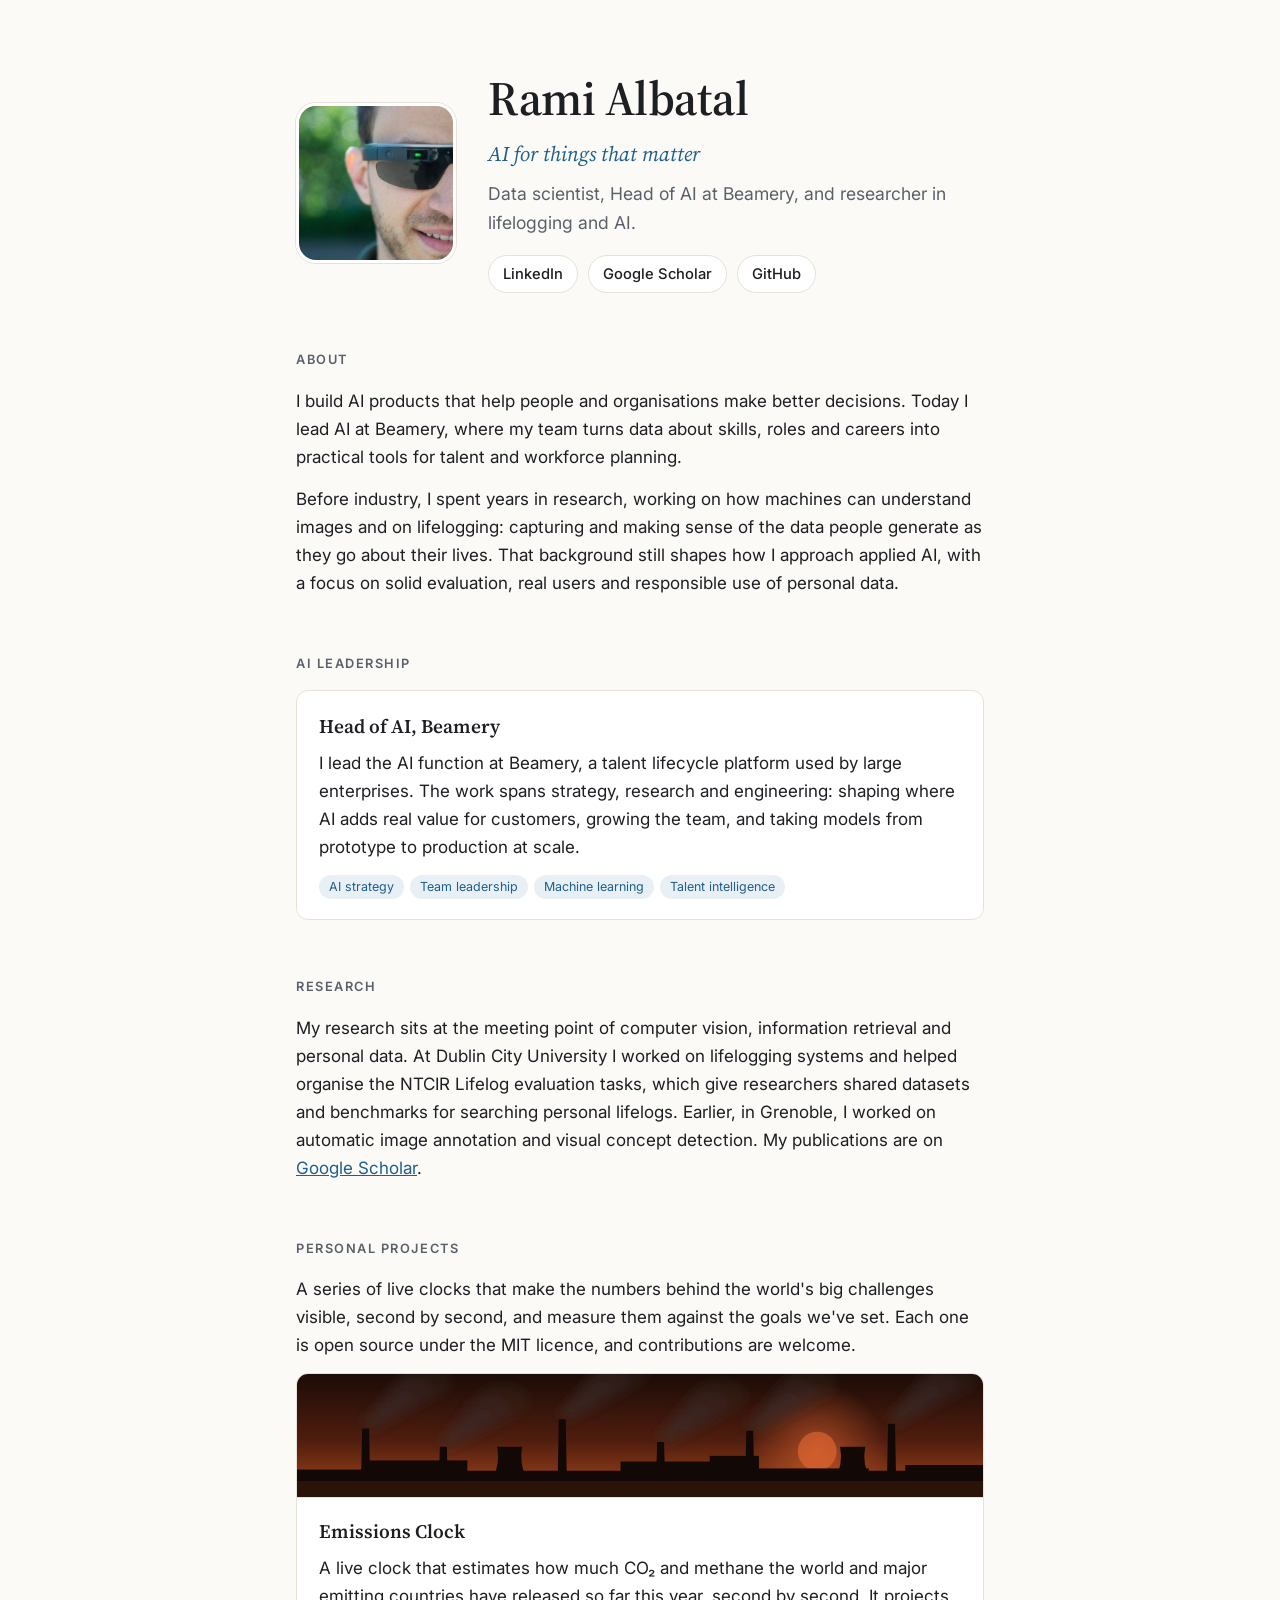
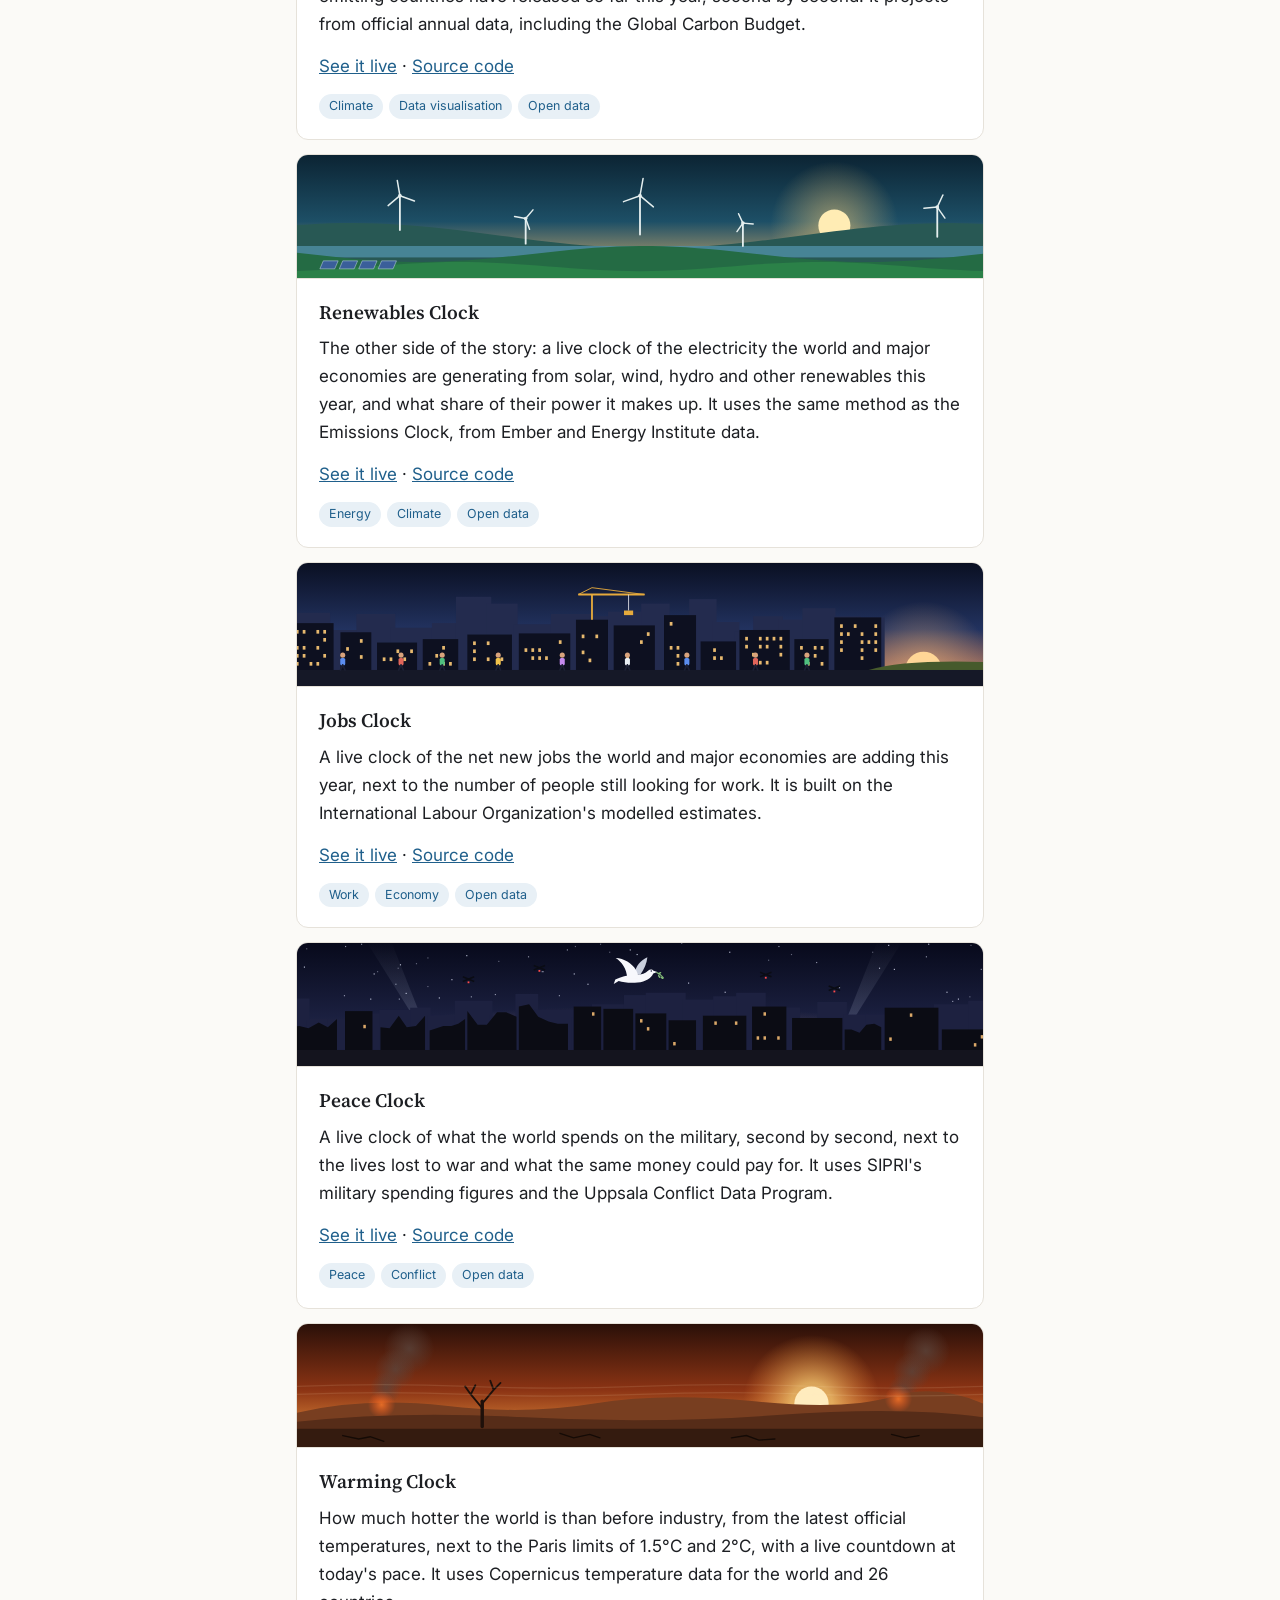
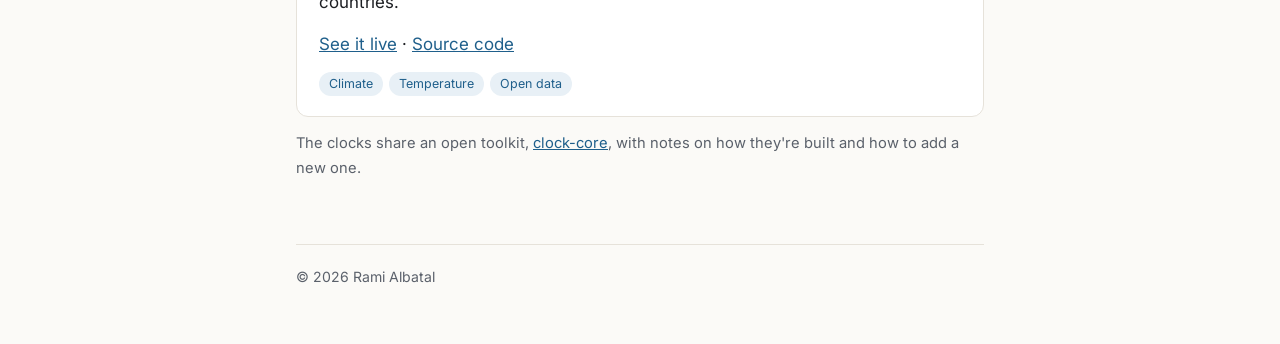
<file: index.html>
<!doctype html>
<html lang="en">
<head>
<meta charset="utf-8">
<meta name="viewport" content="width=device-width, initial-scale=1">
<title>Rami Albatal: AI for things that matter</title>
<meta property="og:type" content="profile">
<meta property="og:site_name" content="AI for things that matter">
<meta property="og:title" content="Rami Albatal">
<meta property="og:description" content="AI for things that matter. Data scientist, Head of AI at Beamery, and researcher in lifelogging and AI.">
<meta property="og:url" content="https://ramialbatal.github.io/">
<meta property="og:image" content="https://ramialbatal.github.io/images/rami.jpg">
<meta property="og:image:width" content="400">
<meta property="og:image:height" content="400">
<meta property="og:image:alt" content="Portrait of Rami Albatal">
<meta property="profile:first_name" content="Rami">
<meta property="profile:last_name" content="Albatal">
<meta name="twitter:card" content="summary">
<meta name="twitter:title" content="Rami Albatal">
<meta name="twitter:description" content="AI for things that matter. Data scientist, Head of AI at Beamery, and researcher in lifelogging and AI.">
<meta name="twitter:image" content="https://ramialbatal.github.io/images/rami.jpg">
<!-- The site's icon: Google shows it next to every page of ramialbatal.github.io in search results -->
<link rel="icon" href="/favicon.ico" sizes="48x48">
<link rel="icon" href="/favicon.svg" type="image/svg+xml">
<link rel="apple-touch-icon" href="/images/apple-touch-icon.png">
<link rel="alternate" type="text/plain" href="https://ramialbatal.github.io/llms.txt" title="Summary for AI tools">
<!-- The site's name for search results (Google shows it above every page of ramialbatal.github.io, clocks included);
     every clock's og:site_name must match it -->
<script type="application/ld+json">
{
  "@context": "https://schema.org",
  "@type": "WebSite",
  "@id": "https://ramialbatal.github.io/#website",
  "name": "AI for things that matter",
  "alternateName": ["Rami Albatal", "ramialbatal.github.io"],
  "url": "https://ramialbatal.github.io/",
  "publisher": { "@id": "https://ramialbatal.github.io/#person" }
}
</script>
<!-- Who this page is about, for search engines and AI tools: links Rami's profiles and projects together -->
<script type="application/ld+json">
{
  "@context": "https://schema.org",
  "@type": "ProfilePage",
  "url": "https://ramialbatal.github.io/",
  "name": "Rami Albatal",
  "inLanguage": "en",
  "mainEntity": {
    "@type": "Person",
    "@id": "https://ramialbatal.github.io/#person",
    "name": "Rami Albatal",
    "givenName": "Rami",
    "familyName": "Albatal",
    "url": "https://ramialbatal.github.io/",
    "image": "https://ramialbatal.github.io/images/rami.jpg",
    "slogan": "AI for things that matter",
    "description": "Data scientist, Head of AI at Beamery, and researcher in lifelogging and AI.",
    "jobTitle": "Head of AI",
    "worksFor": { "@type": "Organization", "name": "Beamery", "url": "https://beamery.com/" },
    "affiliation": { "@type": "CollegeOrUniversity", "name": "Dublin City University" },
    "knowsAbout": ["Artificial intelligence", "Machine learning", "Data science", "Lifelogging", "Computer vision",
      "Information retrieval", "Talent intelligence", "AI strategy", "Data visualisation"],
    "sameAs": [
      "https://www.linkedin.com/in/ramialbatal",
      "https://scholar.google.com/citations?user=tuG6AlQAAAAJ",
      "https://github.com/ramialbatal"
    ],
    "subjectOf": [
      { "@type": "WebApplication", "name": "Emissions Clock", "url": "https://ramialbatal.github.io/emissions-clock/" },
      { "@type": "WebApplication", "name": "Renewables Clock", "url": "https://ramialbatal.github.io/renewables-clock/" },
      { "@type": "WebApplication", "name": "Jobs Clock", "url": "https://ramialbatal.github.io/jobs-clock/" },
      { "@type": "WebApplication", "name": "Peace Clock", "url": "https://ramialbatal.github.io/peace-clock/" },
      { "@type": "WebApplication", "name": "Warming Clock", "url": "https://ramialbatal.github.io/warming-clock/" }
    ]
  }
}
</script>
<link rel="canonical" href="https://ramialbatal.github.io/">
<meta name="google-site-verification" content="3SuQ6XzVcD3pdgYeLcflAI5zGCyUTZUtEPxxrUPsIs4" />
<meta name="description" content="Rami Albatal. AI for things that matter. Data scientist, Head of AI at Beamery, and researcher in lifelogging and AI.">
<link rel="preconnect" href="https://fonts.googleapis.com">
<link rel="preconnect" href="https://fonts.gstatic.com" crossorigin>
<link href="https://fonts.googleapis.com/css2?family=Inter:wght@400;500;600&family=Source+Serif+4:opsz,wght@8..60,500;8..60,600&display=swap" rel="stylesheet">
<style>
  :root {
    --bg: #fbfaf7;
    --surface: #ffffff;
    --text: #1d1f23;
    --muted: #5b616b;
    --line: #e6e2da;
    --accent: #1f5f8b;
    --accent-soft: #e8f0f6;
  }
  @media (prefers-color-scheme: dark) {
    :root:not([data-theme="light"]) {
      --bg: #121416;
      --surface: #1a1d20;
      --text: #e8e6e1;
      --muted: #a2a7ae;
      --line: #2b2f34;
      --accent: #7fb6dc;
      --accent-soft: #1c2a35;
    }
  }
  :root[data-theme="dark"] {
    --bg: #121416;
    --surface: #1a1d20;
    --text: #e8e6e1;
    --muted: #a2a7ae;
    --line: #2b2f34;
    --accent: #7fb6dc;
    --accent-soft: #1c2a35;
  }
  * { box-sizing: border-box; }
  html { -webkit-text-size-adjust: 100%; }
  body {
    margin: 0;
    background: var(--bg);
    color: var(--text);
    font: 17px/1.65 Inter, system-ui, -apple-system, "Segoe UI", sans-serif;
  }
  .wrap { max-width: 720px; margin: 0 auto; padding: 72px 16px 56px; }
  header { display: flex; align-items: center; gap: 32px; }
  .intro { min-width: 0; }
  .photo {
    flex: none;
    display: block;
    width: 160px;
    height: 160px;
    border-radius: 20px;
    object-fit: cover;
    border: 3px solid var(--surface);
    box-shadow: 0 0 0 1px var(--line);
  }
  @media (max-width: 560px) {
    header { flex-direction: column; align-items: flex-start; gap: 20px; }
    .photo { width: 120px; height: 120px; }
  }
  header h1 {
    font-family: "Source Serif 4", Georgia, serif;
    font-weight: 600;
    font-size: clamp(2.2rem, 6vw, 3rem);
    line-height: 1.1;
    margin: 0 0 12px;
    letter-spacing: -0.01em;
  }
  .slogan {
    font-family: "Source Serif 4", Georgia, serif;
    font-style: italic;
    font-size: 1.3rem;
    color: var(--accent);
    margin: 0 0 8px;
  }
  .role { color: var(--muted); font-size: 1.1rem; margin: 0 0 18px; }
  .links { display: flex; flex-wrap: wrap; gap: 10px; padding: 0; margin: 0; list-style: none; }
  .links a {
    display: inline-block;
    padding: 6px 14px;
    border: 1px solid var(--line);
    border-radius: 999px;
    color: var(--text);
    text-decoration: none;
    font-size: 0.92rem;
    font-weight: 500;
    background: var(--surface);
  }
  .links a:hover, .links a:focus-visible { border-color: var(--accent); color: var(--accent); }
  section { margin-top: 56px; }
  h2 {
    font-size: 0.8rem;
    font-weight: 600;
    text-transform: uppercase;
    letter-spacing: 0.12em;
    color: var(--muted);
    margin: 0 0 16px;
  }
  p { margin: 0 0 14px; }
  a { color: var(--accent); }
  .card {
    background: var(--surface);
    border: 1px solid var(--line);
    border-radius: 12px;
    padding: 20px 22px;
    margin-bottom: 14px;
  }
  .card h3 a { color: inherit; text-decoration: none; }
  .card h3 a:hover { color: var(--accent); }
  .card h3 {
    font-family: "Source Serif 4", Georgia, serif;
    font-size: 1.2rem;
    font-weight: 600;
    margin: 0 0 6px;
  }
  .card p:last-child { margin-bottom: 0; }
  .tags { display: flex; flex-wrap: wrap; gap: 6px; margin-top: 10px; }
  .tags span {
    font-size: 0.78rem;
    padding: 2px 10px;
    border-radius: 999px;
    background: var(--accent-soft);
    color: var(--accent);
  }
  /* Project cards open with a small, still picture of each clock's own scene */
  .card.project { padding-top: 0; overflow: hidden; }
  .thumb { display: block; height: clamp(96px, 18vw, 124px); margin: 0 -22px 18px; overflow: hidden; border-bottom: 1px solid var(--line); }
  .thumb svg { display: block; width: 100%; height: 100%; transition: transform .6s ease; }
  .card.project:hover .thumb svg { transform: scale(1.03); }
  @media (prefers-reduced-motion: reduce) { .thumb svg { transition: none; } }
  .meta { color: var(--muted); font-size: 0.92rem; }
  footer { margin-top: 64px; padding-top: 20px; border-top: 1px solid var(--line); color: var(--muted); font-size: 0.88rem; }
</style>
</head>
<body>
<div class="wrap">
  <header>
    <img class="photo" src="images/rami.jpg" alt="Rami Albatal wearing Google Glass" width="160" height="160">
    <div class="intro">
    <h1>Rami Albatal</h1>
    <p class="slogan">AI for things that matter</p>
    <p class="role">Data scientist, Head of AI at Beamery, and researcher in lifelogging and AI.</p>
    <ul class="links">
      <li><a href="https://www.linkedin.com/in/ramialbatal">LinkedIn</a></li>
      <li><a href="https://scholar.google.com/citations?user=tuG6AlQAAAAJ">Google Scholar</a></li>
      <li><a href="https://github.com/ramialbatal">GitHub</a></li>
    </ul>
    </div>
  </header>
  <main>

  <section>
    <h2>About</h2>
    <p>I build AI products that help people and organisations make better decisions. Today I lead AI at Beamery, where my team turns data about skills, roles and careers into practical tools for talent and workforce planning.</p>
    <p>Before industry, I spent years in research, working on how machines can understand images and on lifelogging: capturing and making sense of the data people generate as they go about their lives. That background still shapes how I approach applied AI, with a focus on solid evaluation, real users and responsible use of personal data.</p>
  </section>

  <section>
    <h2>AI leadership</h2>
    <div class="card">
      <h3>Head of AI, Beamery</h3>
      <p>I lead the AI function at Beamery, a talent lifecycle platform used by large enterprises. The work spans strategy, research and engineering: shaping where AI adds real value for customers, growing the team, and taking models from prototype to production at scale.</p>
      <div class="tags"><span>AI strategy</span><span>Team leadership</span><span>Machine learning</span><span>Talent intelligence</span></div>
    </div>
  </section>

  <section>
    <h2>Research</h2>
    <p>My research sits at the meeting point of computer vision, information retrieval and personal data. At Dublin City University I worked on lifelogging systems and helped organise the NTCIR Lifelog evaluation tasks, which give researchers shared datasets and benchmarks for searching personal lifelogs. Earlier, in Grenoble, I worked on automatic image annotation and visual concept detection. My publications are on <a href="https://scholar.google.com/citations?user=tuG6AlQAAAAJ">Google Scholar</a>.</p>
  </section>

  <section>
    <h2>Personal projects</h2>
    <p>A series of live clocks that make the numbers behind the world's big challenges visible, second by second, and
      measure them against the goals we've set. Each one is open source under the MIT licence, and contributions are welcome.</p>
    <div class="card project">
      <a class="thumb" href="https://ramialbatal.github.io/emissions-clock/" tabindex="-1" aria-hidden="true"><svg viewBox="0 0 600 110" preserveAspectRatio="xMidYMax slice" role="img" aria-label="Factory chimneys releasing smoke under a hazy red sky"><defs><linearGradient id="em-sky" x1="0" y1="0" x2="0" y2="1"><stop offset="0" stop-color="#1a0b07"/><stop offset="0.55" stop-color="#4f1d0e"/><stop offset="1" stop-color="#a8481c"/></linearGradient><radialGradient id="em-glow"><stop offset="0" stop-color="#eb6a33" stop-opacity=".55"/><stop offset="1" stop-color="#eb6a33" stop-opacity="0"/></radialGradient><filter id="em-blur" x="-50%" y="-50%" width="200%" height="200%"><feGaussianBlur stdDeviation="5"/></filter></defs><rect width="600" height="110" fill="url(#em-sky)"/><circle cx="455" cy="70" r="60" fill="url(#em-glow)"/><circle cx="455" cy="70" r="17" fill="#e86a34" opacity=".6"/><g filter="url(#em-blur)"><ellipse cx="66" cy="44" rx="8" ry="6" fill="#3b2e2a" opacity="0.70"/><ellipse cx="78" cy="36" rx="12" ry="8" fill="#3b2e2a" opacity="0.59"/><ellipse cx="89" cy="27" rx="16" ry="10" fill="#3b2e2a" opacity="0.47"/><ellipse cx="100" cy="18" rx="20" ry="13" fill="#3b2e2a" opacity="0.36"/><ellipse cx="112" cy="10" rx="24" ry="15" fill="#3b2e2a" opacity="0.25"/><ellipse cx="134" cy="60" rx="8" ry="6" fill="#3b2e2a" opacity="0.70"/><ellipse cx="146" cy="52" rx="12" ry="8" fill="#3b2e2a" opacity="0.59"/><ellipse cx="157" cy="43" rx="16" ry="10" fill="#3b2e2a" opacity="0.47"/><ellipse cx="168" cy="34" rx="20" ry="13" fill="#3b2e2a" opacity="0.36"/><ellipse cx="180" cy="26" rx="24" ry="15" fill="#3b2e2a" opacity="0.25"/><ellipse cx="238" cy="36" rx="8" ry="6" fill="#3b2e2a" opacity="0.70"/><ellipse cx="250" cy="28" rx="12" ry="8" fill="#3b2e2a" opacity="0.59"/><ellipse cx="261" cy="19" rx="16" ry="10" fill="#3b2e2a" opacity="0.47"/><ellipse cx="272" cy="10" rx="20" ry="13" fill="#3b2e2a" opacity="0.36"/><ellipse cx="284" cy="2" rx="24" ry="15" fill="#3b2e2a" opacity="0.25"/><ellipse cx="324" cy="56" rx="8" ry="6" fill="#3b2e2a" opacity="0.70"/><ellipse cx="336" cy="48" rx="12" ry="8" fill="#3b2e2a" opacity="0.59"/><ellipse cx="347" cy="39" rx="16" ry="10" fill="#3b2e2a" opacity="0.47"/><ellipse cx="358" cy="30" rx="20" ry="13" fill="#3b2e2a" opacity="0.36"/><ellipse cx="370" cy="22" rx="24" ry="15" fill="#3b2e2a" opacity="0.25"/><ellipse cx="402" cy="46" rx="8" ry="6" fill="#3b2e2a" opacity="0.70"/><ellipse cx="414" cy="38" rx="12" ry="8" fill="#3b2e2a" opacity="0.59"/><ellipse cx="425" cy="29" rx="16" ry="10" fill="#3b2e2a" opacity="0.47"/><ellipse cx="436" cy="20" rx="20" ry="13" fill="#3b2e2a" opacity="0.36"/><ellipse cx="448" cy="12" rx="24" ry="15" fill="#3b2e2a" opacity="0.25"/><ellipse cx="526" cy="40" rx="8" ry="6" fill="#3b2e2a" opacity="0.70"/><ellipse cx="538" cy="32" rx="12" ry="8" fill="#3b2e2a" opacity="0.59"/><ellipse cx="549" cy="23" rx="16" ry="10" fill="#3b2e2a" opacity="0.47"/><ellipse cx="560" cy="14" rx="20" ry="13" fill="#3b2e2a" opacity="0.36"/><ellipse cx="572" cy="6" rx="24" ry="15" fill="#3b2e2a" opacity="0.25"/></g><g fill="#120806"><rect x="-10" y="86" width="77" height="11"/><rect x="63" y="78" width="86" height="19"/><rect x="145" y="87" width="42" height="10"/><rect x="183" y="87" width="104" height="10"/><rect x="283" y="79" width="82" height="18"/><rect x="361" y="74" width="43" height="23"/><rect x="400" y="85" width="100" height="12"/><rect x="496" y="87" width="40" height="10"/><rect x="532" y="82" width="91" height="15"/><path d="M56 96L57 50h6L64 96z"/><path d="M124 96L125 66h6L132 96z"/><path d="M228 96L229 42h6L236 96z"/><path d="M314 96L315 62h6L322 96z"/><path d="M392 96L393 52h6L400 96z"/><path d="M516 96L517 46h6L524 96z"/><path d="M170 96Q178 82 175 66h22Q194 82 202 96z"/><path d="M470 96Q478 82 475 66h22Q494 82 502 96z"/></g><rect y="96" width="600" height="14" fill="#2a140a"/></svg></a>
      <h3><a href="https://ramialbatal.github.io/emissions-clock/">Emissions Clock</a></h3>
      <p>A live clock that estimates how much CO&#8322; and methane the world and major emitting countries have released so far this year, second by second. It projects from official annual data, including the Global Carbon Budget.</p>
      <p class="links-row"><a href="https://ramialbatal.github.io/emissions-clock/">See it live</a> · <a href="https://github.com/ramialbatal/emissions-clock">Source code</a></p>
      <div class="tags"><span>Climate</span><span>Data visualisation</span><span>Open data</span></div>
    </div>
    <div class="card project">
      <a class="thumb" href="https://ramialbatal.github.io/renewables-clock/" tabindex="-1" aria-hidden="true"><svg viewBox="0 0 600 110" preserveAspectRatio="xMidYMax slice" role="img" aria-label="Wind turbines and solar panels on green hills under a warm sun"><defs><linearGradient id="re-sky" x1="0" y1="0" x2="0" y2="1"><stop offset="0" stop-color="#0b2231"/><stop offset="0.55" stop-color="#1d4f66"/><stop offset="1" stop-color="#e0b46c"/></linearGradient><radialGradient id="re-glow"><stop offset="0" stop-color="#ffd27a" stop-opacity=".55"/><stop offset="1" stop-color="#ffd27a" stop-opacity="0"/></radialGradient></defs><rect width="600" height="110" fill="url(#re-sky)"/><circle cx="470" cy="64" r="56" fill="url(#re-glow)"/><circle cx="470" cy="64" r="14" fill="#ffecb4"/><path d="M0 110 L0 63.7 L10 63.1 L20 62.6 L30 62.2 L40 62.0 L50 62.0 L60 62.1 L70 62.4 L80 62.8 L90 63.4 L100 64.1 L110 64.9 L120 65.9 L130 67.0 L140 68.1 L150 69.3 L160 70.6 L170 71.9 L180 73.2 L190 74.5 L200 75.8 L210 77.1 L220 78.3 L230 79.4 L240 80.4 L250 81.3 L260 82.1 L270 82.8 L280 83.3 L290 83.7 L300 83.9 L310 84.0 L320 83.9 L330 83.7 L340 83.3 L350 82.7 L360 82.0 L370 81.2 L380 80.3 L390 79.2 L400 78.1 L410 76.9 L420 75.6 L430 74.4 L440 73.0 L450 71.7 L460 70.4 L470 69.2 L480 68.0 L490 66.8 L500 65.8 L510 64.8 L520 64.0 L530 63.3 L540 62.8 L550 62.4 L560 62.1 L570 62.0 L580 62.1 L590 62.3 L600 62.7 L600 110z" fill="#285854"/><rect y="82" width="600" height="10" fill="#4f8fa6" opacity=".8"/><path d="M0 110 L0 88.0 L10 89.1 L20 90.2 L30 91.3 L40 92.3 L50 93.3 L60 94.1 L70 94.8 L80 95.4 L90 95.7 L100 96.0 L110 96.0 L120 95.8 L130 95.5 L140 95.0 L150 94.4 L160 93.6 L170 92.7 L180 91.7 L190 90.7 L200 89.6 L210 88.5 L220 87.4 L230 86.3 L240 85.3 L250 84.4 L260 83.6 L270 83.0 L280 82.5 L290 82.2 L300 82.0 L310 82.0 L320 82.2 L330 82.6 L340 83.2 L350 83.9 L360 84.7 L370 85.6 L380 86.6 L390 87.7 L400 88.8 L410 89.9 L420 91.0 L430 92.1 L440 93.0 L450 93.9 L460 94.6 L470 95.2 L480 95.7 L490 95.9 L500 96.0 L510 95.9 L520 95.6 L530 95.2 L540 94.6 L550 93.9 L560 93.0 L570 92.0 L580 91.0 L590 89.9 L600 88.8 L600 110z" fill="#246b44"/><path d="M0 110 L0 103.8 L10 103.5 L20 103.1 L30 102.5 L40 101.9 L50 101.1 L60 100.3 L70 99.5 L80 98.8 L90 98.0 L100 97.4 L110 96.8 L120 96.4 L130 96.1 L140 96.0 L150 96.0 L160 96.2 L170 96.6 L180 97.1 L190 97.7 L200 98.4 L210 99.1 L220 99.9 L230 100.7 L240 101.5 L250 102.2 L260 102.8 L270 103.3 L280 103.7 L290 103.9 L300 104.0 L310 103.9 L320 103.7 L330 103.3 L340 102.8 L350 102.1 L360 101.4 L370 100.7 L380 99.9 L390 99.1 L400 98.3 L410 97.6 L420 97.0 L430 96.6 L440 96.2 L450 96.0 L460 96.0 L470 96.1 L480 96.4 L490 96.8 L500 97.4 L510 98.1 L520 98.8 L530 99.6 L540 100.4 L550 101.2 L560 101.9 L570 102.6 L580 103.1 L590 103.6 L600 103.8 L600 110z" fill="#2b8148"/><g stroke="#e4eeee" stroke-linecap="round"><line x1="90" y1="68" x2="90" y2="38" stroke-width="1.6"/><line x1="90" y1="38" x2="102.7" y2="42.6" stroke-width="1.3"/><line x1="90" y1="38" x2="79.7" y2="46.7" stroke-width="1.3"/><line x1="90" y1="38" x2="87.7" y2="24.7" stroke-width="1.3"/><circle cx="90" cy="38" r="1.6" fill="#e4eeee" stroke="none"/><line x1="200" y1="80" x2="200" y2="58" stroke-width="1.6"/><line x1="200" y1="58" x2="203.4" y2="67.3" stroke-width="1.3"/><line x1="200" y1="58" x2="190.3" y2="56.3" stroke-width="1.3"/><line x1="200" y1="58" x2="206.4" y2="50.4" stroke-width="1.3"/><circle cx="200" cy="58" r="1.6" fill="#e4eeee" stroke="none"/><line x1="300" y1="72" x2="300" y2="38" stroke-width="1.6"/><line x1="300" y1="38" x2="311.7" y2="47.8" stroke-width="1.3"/><line x1="300" y1="38" x2="285.6" y2="43.2" stroke-width="1.3"/><line x1="300" y1="38" x2="302.7" y2="22.9" stroke-width="1.3"/><circle cx="300" cy="38" r="1.6" fill="#e4eeee" stroke="none"/><line x1="390" y1="82" x2="390" y2="62" stroke-width="1.6"/><line x1="390" y1="62" x2="399.0" y2="62.8" stroke-width="1.3"/><line x1="390" y1="62" x2="384.8" y2="69.4" stroke-width="1.3"/><line x1="390" y1="62" x2="386.2" y2="53.8" stroke-width="1.3"/><circle cx="390" cy="62" r="1.6" fill="#e4eeee" stroke="none"/><line x1="560" y1="74" x2="560" y2="48" stroke-width="1.6"/><line x1="560" y1="48" x2="566.7" y2="57.6" stroke-width="1.3"/><line x1="560" y1="48" x2="548.3" y2="49.0" stroke-width="1.3"/><line x1="560" y1="48" x2="564.9" y2="37.4" stroke-width="1.3"/><circle cx="560" cy="48" r="1.6" fill="#e4eeee" stroke="none"/></g><g fill="#3a5f9a" stroke="#cfe0ef" stroke-width=".6" stroke-opacity=".7"><path d="M20 102l3 -7h13l-3 7z"/><path d="M37 102l3 -7h13l-3 7z"/><path d="M54 102l3 -7h13l-3 7z"/><path d="M71 102l3 -7h13l-3 7z"/></g></svg></a>
      <h3><a href="https://ramialbatal.github.io/renewables-clock/">Renewables Clock</a></h3>
      <p>The other side of the story: a live clock of the electricity the world and major economies are generating from solar, wind, hydro and other renewables this year, and what share of their power it makes up. It uses the same method as the Emissions Clock, from Ember and Energy Institute data.</p>
      <p class="links-row"><a href="https://ramialbatal.github.io/renewables-clock/">See it live</a> · <a href="https://github.com/ramialbatal/renewables-clock">Source code</a></p>
      <div class="tags"><span>Energy</span><span>Climate</span><span>Open data</span></div>
    </div>
    <div class="card project">
      <a class="thumb" href="https://ramialbatal.github.io/jobs-clock/" tabindex="-1" aria-hidden="true"><svg viewBox="0 0 600 110" preserveAspectRatio="xMidYMax slice" role="img" aria-label="A town at sunrise with lit office windows, a crane and people walking to work"><defs><linearGradient id="jo-sky" x1="0" y1="0" x2="0" y2="1"><stop offset="0" stop-color="#090e20"/><stop offset="0.55" stop-color="#22325f"/><stop offset="1" stop-color="#d2845c"/></linearGradient><radialGradient id="jo-glow"><stop offset="0" stop-color="#ffbe7c" stop-opacity=".55"/><stop offset="1" stop-color="#ffbe7c" stop-opacity="0"/></radialGradient></defs><rect width="600" height="110" fill="url(#jo-sky)"/><circle cx="548" cy="96" r="60" fill="url(#jo-glow)"/><path d="M532 96a16 16 0 0 1 32 0z" fill="#ffd696"/><g fill="#232b4e"><rect x="-10" y="46" width="39" height="50"/><rect x="25" y="61" width="31" height="35"/><rect x="52" y="47" width="34" height="49"/><rect x="82" y="59" width="40" height="37"/><rect x="118" y="55" width="25" height="41"/><rect x="139" y="32" width="31" height="64"/><rect x="166" y="38" width="27" height="58"/><rect x="189" y="56" width="37" height="40"/><rect x="222" y="47" width="38" height="49"/><rect x="256" y="49" width="20" height="47"/><rect x="272" y="45" width="33" height="51"/><rect x="301" y="38" width="25" height="58"/><rect x="322" y="58" width="25" height="38"/><rect x="343" y="34" width="24" height="62"/><rect x="363" y="54" width="24" height="42"/><rect x="383" y="62" width="20" height="34"/><rect x="399" y="49" width="26" height="47"/><rect x="421" y="52" width="25" height="44"/><rect x="442" y="42" width="29" height="54"/><rect x="467" y="49" width="26" height="47"/><rect x="489" y="50" width="25" height="46"/></g><g fill="#0d1020"><rect x="-6" y="55" width="38" height="42"/><rect x="38" y="63" width="27" height="34"/><rect x="70" y="72" width="35" height="25"/><rect x="110" y="69" width="31" height="28"/><rect x="149" y="65" width="39" height="32"/><rect x="194" y="64" width="45" height="33"/><rect x="244" y="52" width="28" height="45"/><rect x="277" y="57" width="36" height="40"/><rect x="321" y="48" width="28" height="49"/><rect x="353" y="71" width="31" height="26"/><rect x="387" y="61" width="44" height="36"/><rect x="435" y="69" width="30" height="28"/><rect x="470" y="50" width="41" height="47"/></g><g fill="#ffcc78" opacity=".9"><rect x="-1" y="61" width="2.4" height="3.2"/><rect x="5" y="61" width="2.4" height="3.2"/><rect x="17" y="61" width="2.4" height="3.2"/><rect x="23" y="61" width="2.4" height="3.2"/><rect x="23" y="68" width="2.4" height="3.2"/><rect x="-1" y="75" width="2.4" height="3.2"/><rect x="5" y="75" width="2.4" height="3.2"/><rect x="17" y="75" width="2.4" height="3.2"/><rect x="-1" y="82" width="2.4" height="3.2"/><rect x="5" y="82" width="2.4" height="3.2"/><rect x="23" y="82" width="2.4" height="3.2"/><rect x="-1" y="89" width="2.4" height="3.2"/><rect x="11" y="89" width="2.4" height="3.2"/><rect x="17" y="89" width="2.4" height="3.2"/><rect x="55" y="69" width="2.4" height="3.2"/><rect x="43" y="76" width="2.4" height="3.2"/><rect x="55" y="83" width="2.4" height="3.2"/><rect x="87" y="78" width="2.4" height="3.2"/><rect x="99" y="78" width="2.4" height="3.2"/><rect x="75" y="85" width="2.4" height="3.2"/><rect x="81" y="85" width="2.4" height="3.2"/><rect x="93" y="85" width="2.4" height="3.2"/><rect x="127" y="75" width="2.4" height="3.2"/><rect x="121" y="82" width="2.4" height="3.2"/><rect x="115" y="89" width="2.4" height="3.2"/><rect x="127" y="89" width="2.4" height="3.2"/><rect x="133" y="89" width="2.4" height="3.2"/><rect x="154" y="71" width="2.4" height="3.2"/><rect x="166" y="71" width="2.4" height="3.2"/><rect x="154" y="78" width="2.4" height="3.2"/><rect x="154" y="85" width="2.4" height="3.2"/><rect x="166" y="85" width="2.4" height="3.2"/><rect x="178" y="85" width="2.4" height="3.2"/><rect x="229" y="70" width="2.4" height="3.2"/><rect x="199" y="77" width="2.4" height="3.2"/><rect x="205" y="77" width="2.4" height="3.2"/><rect x="211" y="77" width="2.4" height="3.2"/><rect x="205" y="84" width="2.4" height="3.2"/><rect x="211" y="84" width="2.4" height="3.2"/><rect x="217" y="84" width="2.4" height="3.2"/><rect x="249" y="65" width="2.4" height="3.2"/><rect x="261" y="65" width="2.4" height="3.2"/><rect x="249" y="79" width="2.4" height="3.2"/><rect x="255" y="86" width="2.4" height="3.2"/><rect x="306" y="63" width="2.4" height="3.2"/><rect x="300" y="70" width="2.4" height="3.2"/><rect x="288" y="84" width="2.4" height="3.2"/><rect x="326" y="54" width="2.4" height="3.2"/><rect x="326" y="75" width="2.4" height="3.2"/><rect x="332" y="75" width="2.4" height="3.2"/><rect x="332" y="82" width="2.4" height="3.2"/><rect x="332" y="89" width="2.4" height="3.2"/><rect x="364" y="77" width="2.4" height="3.2"/><rect x="364" y="84" width="2.4" height="3.2"/><rect x="370" y="84" width="2.4" height="3.2"/><rect x="392" y="67" width="2.4" height="3.2"/><rect x="404" y="67" width="2.4" height="3.2"/><rect x="410" y="67" width="2.4" height="3.2"/><rect x="416" y="67" width="2.4" height="3.2"/><rect x="422" y="67" width="2.4" height="3.2"/><rect x="392" y="74" width="2.4" height="3.2"/><rect x="404" y="74" width="2.4" height="3.2"/><rect x="410" y="74" width="2.4" height="3.2"/><rect x="422" y="74" width="2.4" height="3.2"/><rect x="398" y="81" width="2.4" height="3.2"/><rect x="422" y="81" width="2.4" height="3.2"/><rect x="404" y="88" width="2.4" height="3.2"/><rect x="410" y="88" width="2.4" height="3.2"/><rect x="440" y="75" width="2.4" height="3.2"/><rect x="452" y="75" width="2.4" height="3.2"/><rect x="458" y="75" width="2.4" height="3.2"/><rect x="452" y="82" width="2.4" height="3.2"/><rect x="446" y="89" width="2.4" height="3.2"/><rect x="458" y="89" width="2.4" height="3.2"/><rect x="475" y="56" width="2.4" height="3.2"/><rect x="487" y="56" width="2.4" height="3.2"/><rect x="505" y="56" width="2.4" height="3.2"/><rect x="475" y="63" width="2.4" height="3.2"/><rect x="481" y="63" width="2.4" height="3.2"/><rect x="493" y="63" width="2.4" height="3.2"/><rect x="505" y="63" width="2.4" height="3.2"/><rect x="475" y="70" width="2.4" height="3.2"/><rect x="493" y="70" width="2.4" height="3.2"/><rect x="499" y="70" width="2.4" height="3.2"/><rect x="505" y="70" width="2.4" height="3.2"/><rect x="475" y="77" width="2.4" height="3.2"/><rect x="493" y="77" width="2.4" height="3.2"/><rect x="505" y="77" width="2.4" height="3.2"/><rect x="493" y="84" width="2.4" height="3.2"/></g><g stroke="#e6aa3c" stroke-width="1.6" fill="none"><path d="M258 52V30M246 30H304"/><path d="M258 24L304 30M258 24L246 30" stroke-width=".8"/><path d="M290 30v14" stroke="#d8d8e0" stroke-width=".8"/></g><rect x="286" y="44" width="8" height="4" fill="#e6aa3c"/><path d="M500 96Q530 87 600 89V96z" fill="#465a2c"/><rect y="96" width="600" height="14" fill="#151827"/><g><circle cx="40" cy="83" r="2.2" fill="#d9a37c"/><rect x="37.8" y="85.5" width="4.4" height="6.5" rx="1.4" fill="#5b8def"/><path d="M40 91.5l-2 4.5M40 91.5l2 4.5" stroke="#1b1f33" stroke-width="1.4" stroke-linecap="round"/></g><g><circle cx="91" cy="83" r="2.2" fill="#d9a37c"/><rect x="88.8" y="85.5" width="4.4" height="6.5" rx="1.4" fill="#e0645a"/><path d="M91 91.5l-2 4.5M91 91.5l2 4.5" stroke="#1b1f33" stroke-width="1.4" stroke-linecap="round"/></g><g><circle cx="127" cy="83" r="2.2" fill="#d9a37c"/><rect x="124.8" y="85.5" width="4.4" height="6.5" rx="1.4" fill="#4fbf7f"/><path d="M127 91.5l-2 4.5M127 91.5l2 4.5" stroke="#1b1f33" stroke-width="1.4" stroke-linecap="round"/></g><g><circle cx="176" cy="83" r="2.2" fill="#d9a37c"/><rect x="173.8" y="85.5" width="4.4" height="6.5" rx="1.4" fill="#f0c24a"/><path d="M176 91.5l-2 4.5M176 91.5l2 4.5" stroke="#1b1f33" stroke-width="1.4" stroke-linecap="round"/></g><g><circle cx="232" cy="83" r="2.2" fill="#d9a37c"/><rect x="229.8" y="85.5" width="4.4" height="6.5" rx="1.4" fill="#c58af0"/><path d="M232 91.5l-2 4.5M232 91.5l2 4.5" stroke="#1b1f33" stroke-width="1.4" stroke-linecap="round"/></g><g><circle cx="289" cy="83" r="2.2" fill="#d9a37c"/><rect x="286.8" y="85.5" width="4.4" height="6.5" rx="1.4" fill="#e8edf2"/><path d="M289 91.5l-2 4.5M289 91.5l2 4.5" stroke="#1b1f33" stroke-width="1.4" stroke-linecap="round"/></g><g><circle cx="341" cy="83" r="2.2" fill="#d9a37c"/><rect x="338.8" y="85.5" width="4.4" height="6.5" rx="1.4" fill="#5b8def"/><path d="M341 91.5l-2 4.5M341 91.5l2 4.5" stroke="#1b1f33" stroke-width="1.4" stroke-linecap="round"/></g><g><circle cx="401" cy="83" r="2.2" fill="#d9a37c"/><rect x="398.8" y="85.5" width="4.4" height="6.5" rx="1.4" fill="#e0645a"/><path d="M401 91.5l-2 4.5M401 91.5l2 4.5" stroke="#1b1f33" stroke-width="1.4" stroke-linecap="round"/></g><g><circle cx="446" cy="83" r="2.2" fill="#d9a37c"/><rect x="443.8" y="85.5" width="4.4" height="6.5" rx="1.4" fill="#4fbf7f"/><path d="M446 91.5l-2 4.5M446 91.5l2 4.5" stroke="#1b1f33" stroke-width="1.4" stroke-linecap="round"/></g></svg></a>
      <h3><a href="https://ramialbatal.github.io/jobs-clock/">Jobs Clock</a></h3>
      <p>A live clock of the net new jobs the world and major economies are adding this year, next to the number of people still looking for work. It is built on the International Labour Organization's modelled estimates.</p>
      <p class="links-row"><a href="https://ramialbatal.github.io/jobs-clock/">See it live</a> · <a href="https://github.com/ramialbatal/jobs-clock">Source code</a></p>
      <div class="tags"><span>Work</span><span>Economy</span><span>Open data</span></div>
    </div>
    <div class="card project">
      <a class="thumb" href="https://ramialbatal.github.io/peace-clock/" tabindex="-1" aria-hidden="true"><svg viewBox="0 0 600 110" preserveAspectRatio="xMidYMax slice" role="img" aria-label="A city at night under searchlights and drones, with a white dove flying across"><defs><linearGradient id="pc-sky" x1="0" y1="0" x2="0" y2="1"><stop offset="0" stop-color="#07091a"/><stop offset="0.62" stop-color="#1b2040"/><stop offset="1" stop-color="#7a4e4a"/></linearGradient><radialGradient id="pc-dawn"><stop offset="0" stop-color="#ffbe8c" stop-opacity=".45"/><stop offset="1" stop-color="#ffbe8c" stop-opacity="0"/></radialGradient><linearGradient id="pc-beam" x1="0" y1="1" x2="0" y2="0"><stop offset="0" stop-color="#dce6ff" stop-opacity=".22"/><stop offset="1" stop-color="#dce6ff" stop-opacity="0"/></linearGradient></defs><rect width="600" height="110" fill="url(#pc-sky)"/><ellipse cx="300" cy="104" rx="330" ry="46" fill="url(#pc-dawn)"/><rect x="474" y="41" width="1" height="1" fill="#e6ebff" opacity=".6"/><rect x="273" y="10" width="1" height="1" fill="#e6ebff" opacity=".4"/><rect x="6" y="23" width="1" height="1" fill="#e6ebff" opacity=".8"/><rect x="474" y="40" width="1" height="1" fill="#e6ebff" opacity=".4"/><rect x="342" y="37" width="1" height="1" fill="#e6ebff" opacity=".8"/><rect x="41" y="48" width="1" height="1" fill="#e6ebff" opacity=".6"/><rect x="173" y="47" width="1" height="1" fill="#e6ebff" opacity=".6"/><rect x="432" y="12" width="1" height="1" fill="#e6ebff" opacity=".4"/><rect x="243" y="5" width="1" height="1" fill="#e6ebff" opacity=".4"/><rect x="135" y="34" width="1" height="1" fill="#e6ebff" opacity=".8"/><rect x="64" y="51" width="1" height="1" fill="#e6ebff" opacity=".8"/><rect x="392" y="52" width="1" height="1" fill="#e6ebff" opacity=".8"/><rect x="104" y="20" width="1" height="1" fill="#e6ebff" opacity=".4"/><rect x="229" y="48" width="1" height="1" fill="#e6ebff" opacity=".6"/><rect x="89" y="51" width="1" height="1" fill="#e6ebff" opacity=".6"/><rect x="214" y="27" width="1" height="1" fill="#e6ebff" opacity=".6"/><rect x="349" y="53" width="1" height="1" fill="#e6ebff" opacity=".4"/><rect x="204" y="47" width="1" height="1" fill="#e6ebff" opacity=".4"/><rect x="421" y="5" width="1" height="1" fill="#e6ebff" opacity=".6"/><rect x="503" y="10" width="1" height="1" fill="#e6ebff" opacity=".4"/><rect x="242" y="29" width="1" height="1" fill="#e6ebff" opacity=".8"/><rect x="114" y="40" width="1" height="1" fill="#e6ebff" opacity=".4"/><rect x="124" y="50" width="1" height="1" fill="#e6ebff" opacity=".8"/><rect x="202" y="14" width="1" height="1" fill="#e6ebff" opacity=".6"/><rect x="8" y="7" width="1" height="1" fill="#e6ebff" opacity=".4"/><rect x="552" y="3" width="1" height="1" fill="#e6ebff" opacity=".8"/><rect x="86" y="38" width="1" height="1" fill="#e6ebff" opacity=".6"/><rect x="550" y="14" width="1" height="1" fill="#e6ebff" opacity=".6"/><rect x="70" y="27" width="1" height="1" fill="#e6ebff" opacity=".4"/><rect x="95" y="46" width="1" height="1" fill="#e6ebff" opacity=".8"/><rect x="148" y="13" width="1" height="1" fill="#e6ebff" opacity=".8"/><rect x="42" y="5" width="1" height="1" fill="#e6ebff" opacity=".6"/><rect x="568" y="45" width="1" height="1" fill="#e6ebff" opacity=".8"/><rect x="152" y="49" width="1" height="1" fill="#e6ebff" opacity=".6"/><rect x="589" y="4" width="1" height="1" fill="#e6ebff" opacity=".4"/><rect x="412" y="17" width="1" height="1" fill="#e6ebff" opacity=".4"/><rect x="517" y="4" width="1" height="1" fill="#e6ebff" opacity=".8"/><rect x="374" y="45" width="1" height="1" fill="#e6ebff" opacity=".8"/><rect x="578" y="51" width="1" height="1" fill="#e6ebff" opacity=".8"/><rect x="88" y="24" width="1" height="1" fill="#e6ebff" opacity=".4"/><rect x="598" y="25" width="1" height="1" fill="#e6ebff" opacity=".6"/><rect x="215" y="27" width="1" height="1" fill="#e6ebff" opacity=".4"/><rect x="588" y="49" width="1" height="1" fill="#e6ebff" opacity=".4"/><rect x="388" y="53" width="1" height="1" fill="#e6ebff" opacity=".8"/><rect x="336" y="2" width="1" height="1" fill="#e6ebff" opacity=".6"/><rect x="114" y="15" width="1" height="1" fill="#e6ebff" opacity=".4"/><rect x="454" y="19" width="1" height="1" fill="#e6ebff" opacity=".6"/><rect x="90" y="21" width="1" height="1" fill="#e6ebff" opacity=".8"/><rect x="291" y="8" width="1" height="1" fill="#e6ebff" opacity=".8"/><rect x="56" y="3" width="1" height="1" fill="#e6ebff" opacity=".6"/><rect x="573" y="53" width="1" height="1" fill="#e6ebff" opacity=".6"/><rect x="509" y="24" width="1" height="1" fill="#e6ebff" opacity=".8"/><rect x="254" y="38" width="1" height="1" fill="#e6ebff" opacity=".8"/><rect x="67" y="29" width="1" height="1" fill="#e6ebff" opacity=".8"/><rect x="236" y="8" width="1" height="1" fill="#e6ebff" opacity=".6"/><rect x="522" y="25" width="1" height="1" fill="#e6ebff" opacity=".8"/><rect x="378" y="10" width="1" height="1" fill="#e6ebff" opacity=".8"/><rect x="297" y="12" width="1" height="1" fill="#e6ebff" opacity=".8"/><rect x="265" y="3" width="1" height="1" fill="#e6ebff" opacity=".4"/><rect x="176" y="18" width="1" height="1" fill="#e6ebff" opacity=".4"/><path d="M120 96L60 0h22z" fill="url(#pc-beam)"/><path d="M470 96L530 0h-22z" fill="url(#pc-beam)"/><g fill="#1d2140"><rect x="-10" y="51" width="21" height="45"/><rect x="8" y="70" width="22" height="26"/><rect x="27" y="69" width="19" height="27"/><rect x="43" y="64" width="32" height="32"/><rect x="72" y="61" width="30" height="35"/><rect x="99" y="59" width="18" height="37"/><rect x="114" y="66" width="27" height="30"/><rect x="138" y="53" width="33" height="43"/><rect x="168" y="66" width="26" height="30"/><rect x="191" y="47" width="20" height="49"/><rect x="208" y="61" width="35" height="35"/><rect x="240" y="68" width="21" height="28"/><rect x="258" y="56" width="31" height="40"/><rect x="286" y="48" width="22" height="48"/><rect x="305" y="46" width="35" height="50"/><rect x="337" y="52" width="30" height="44"/><rect x="364" y="49" width="23" height="47"/><rect x="384" y="46" width="26" height="50"/><rect x="407" y="59" width="33" height="37"/><rect x="437" y="69" width="21" height="27"/><rect x="455" y="54" width="26" height="42"/><rect x="478" y="65" width="22" height="31"/><rect x="497" y="65" width="20" height="31"/><rect x="514" y="70" width="25" height="26"/><rect x="536" y="65" width="24" height="31"/><rect x="557" y="56" width="33" height="40"/><rect x="587" y="53" width="36" height="43"/></g><g fill="#0b0c14"><path d="M-6 96 L-6 76 L2 75 L10 77 L19 72 L27 76 L35 69 L35 96z"/><rect x="42" y="62" width="24" height="35"/><path d="M73 96 L73 76 L81 77 L89 66 L96 76 L104 75 L112 66 L112 96z"/><path d="M116 96 L116 79 L122 77 L128 75 L135 75 L141 73 L147 69 L147 96z"/><path d="M149 96 L149 62 L158 74 L166 74 L175 63 L183 63 L192 67 L192 96z"/><path d="M194 96 L194 58 L203 56 L211 67 L220 71 L228 73 L237 73 L237 96z"/><rect x="242" y="58" width="24" height="39"/><rect x="268" y="60" width="26" height="37"/><rect x="296" y="64" width="27" height="33"/><rect x="325" y="70" width="24" height="27"/><rect x="355" y="66" width="38" height="31"/><rect x="398" y="58" width="30" height="39"/><rect x="433" y="68" width="44" height="29"/><path d="M479 96 L479 78 L485 78 L492 81 L498 74 L505 73 L511 76 L511 96z"/><rect x="514" y="59" width="47" height="38"/><rect x="564" y="78" width="42" height="19"/></g><g fill="#ffc478" opacity=".85"><rect x="58" y="74" width="2.2" height="3"/><rect x="258" y="63" width="2.2" height="3"/><rect x="300" y="69" width="2.2" height="3"/><rect x="306" y="76" width="2.2" height="3"/><rect x="329" y="89" width="2.2" height="3"/><rect x="365" y="71" width="2.2" height="3"/><rect x="383" y="71" width="2.2" height="3"/><rect x="408" y="63" width="2.2" height="3"/><rect x="402" y="84" width="2.2" height="3"/><rect x="408" y="84" width="2.2" height="3"/><rect x="420" y="84" width="2.2" height="3"/><rect x="536" y="64" width="2.2" height="3"/><rect x="518" y="85" width="2.2" height="3"/><rect x="598" y="83" width="2.2" height="3"/><rect x="592" y="90" width="2.2" height="3"/></g><g stroke="#0a0c14" stroke-width="1.4"><path d="M145 32l10 4M155 32l-10 4"/></g><rect x="149.2" y="36" width="1.6" height="1.6" fill="#ff4a4a"/><g stroke="#0a0c14" stroke-width="1.4"><path d="M207 22l10 4M217 22l-10 4"/></g><rect x="211.2" y="26" width="1.6" height="1.6" fill="#ff4a4a"/><g stroke="#0a0c14" stroke-width="1.4"><path d="M405 28l10 4M415 28l-10 4"/></g><rect x="409.2" y="32" width="1.6" height="1.6" fill="#ff4a4a"/><g stroke="#0a0c14" stroke-width="1.4"><path d="M465 40l10 4M475 40l-10 4"/></g><rect x="469.2" y="44" width="1.6" height="1.6" fill="#ff4a4a"/><g transform="translate(277 14) scale(.95)"><path fill="#c9cfdd" d="M19 17 C20 9 25 3.5 31 1 C30.5 6.5 28 12 24.5 17 Z"/> <path fill="#f7f8fc" d="M1.5 21.5 C7 18.5 13 17 20 17.2 C25.5 17.4 29 16 31.6 13.4 C33.2 11.8 35.6 11.8 36.6 13.4 L40.2 14.6 L36.4 15.8 C34.6 20.2 29.4 23.4 22 24.2 C15 25 9 24 4.6 22.8 L0 25.6 Z"/> <path fill="#f7f8fc" d="M12.6 20.6 C11.8 11 7.5 5.2 1.8 1.6 C9.6 2 16.6 6.4 20.4 12.4 C21.8 14.6 22.6 17.4 22.8 20.6 Z"/> <circle cx="34.6" cy="13.6" r=".75" fill="#1b2040"/> <path d="M39.6 15 C42 16 44 17.6 45.6 19.6" stroke="#86c07a" stroke-width="1" fill="none" stroke-linecap="round"/> <ellipse cx="42.2" cy="15.6" rx="1.8" ry=".75" transform="rotate(-25 42.2 15.6)" fill="#86c07a"/> <ellipse cx="44.4" cy="19.8" rx="1.8" ry=".75" transform="rotate(35 44.4 19.8)" fill="#86c07a"/> <ellipse cx="41.8" cy="18.6" rx="1.6" ry=".7" transform="rotate(60 41.8 18.6)" fill="#86c07a"/></g><rect y="96" width="600" height="14" fill="#14141e"/></svg></a>
      <h3><a href="https://ramialbatal.github.io/peace-clock/">Peace Clock</a></h3>
      <p>A live clock of what the world spends on the military, second by second, next to the lives lost to war and what the same money could pay for. It uses SIPRI's military spending figures and the Uppsala Conflict Data Program.</p>
      <p class="links-row"><a href="https://ramialbatal.github.io/peace-clock/">See it live</a> · <a href="https://github.com/ramialbatal/peace-clock">Source code</a></p>
      <div class="tags"><span>Peace</span><span>Conflict</span><span>Open data</span></div>
    </div>
    <div class="card project">
      <a class="thumb" href="https://ramialbatal.github.io/warming-clock/" tabindex="-1" aria-hidden="true"><svg viewBox="0 0 600 110" preserveAspectRatio="xMidYMax slice" role="img" aria-label="A blazing sun low over dry hills, with a bare tree, cracked ground and wildfire smoke"><defs><linearGradient id="wa-sky" x1="0" y1="0" x2="0" y2="1"><stop offset="0" stop-color="#260e08"/><stop offset="0.55" stop-color="#8c3414"/><stop offset="1" stop-color="#f4a046"/></linearGradient><radialGradient id="wa-sun"><stop offset="0.3" stop-color="#ffd678" stop-opacity=".7"/><stop offset="1" stop-color="#ff963c" stop-opacity="0"/></radialGradient><radialGradient id="wa-fire"><stop offset="0" stop-color="#ff7828" stop-opacity=".8"/><stop offset="1" stop-color="#ff5a1e" stop-opacity="0"/></radialGradient><radialGradient id="wa-smoke"><stop offset="0" stop-color="#5a463e" stop-opacity=".75"/><stop offset="1" stop-color="#5a463e" stop-opacity="0"/></radialGradient></defs><rect width="600" height="110" fill="url(#wa-sky)"/><circle cx="450" cy="72" r="60" fill="url(#wa-sun)"/><circle cx="450" cy="72" r="15" fill="#ffecbe"/><g fill="url(#wa-smoke)"><circle cx="78" cy="58" r="14"/><circle cx="86" cy="42" r="18"/><circle cx="98" cy="24" r="22"/><circle cx="530" cy="60" r="13"/><circle cx="538" cy="44" r="17"/><circle cx="550" cy="26" r="21"/></g><path d="M0 80 Q60 66 130 74 T260 72 T400 70 T520 66 T600 72 V110 H0Z" fill="#783e20"/><circle cx="74" cy="73" r="12" fill="url(#wa-fire)"/><circle cx="526" cy="68" r="12" fill="url(#wa-fire)"/><path d="M0 88 Q90 78 200 84 T420 82 T600 84 V110 H0Z" fill="#562c18"/><path d="M0 94 H600 V110 H0Z" fill="#341b0f"/><g stroke="#140a05" stroke-width="1.2" fill="none" stroke-linecap="round"><path d="M40 100 l14 3 l10 -2 l12 4"/><path d="M230 98 l12 4 l14 -3 l9 3"/><path d="M380 102 l13 -2 l11 4 l14 -1"/><path d="M520 99 l12 3 l12 -2"/></g><g stroke="#1e100a" stroke-linecap="round" fill="none"><path d="M162 92 V70" stroke-width="3"/><path d="M162 76 L152 64 M162 72 L172 60 M152 64 L147 57 M152 64 L156 56 M172 60 L169 52 M172 60 L178 54" stroke-width="1.6"/></g><g stroke="#ffe6be" stroke-opacity=".12" fill="none"><path d="M0 64 Q75 61 150 64 T300 64 T450 64 T600 64"/><path d="M0 57 Q75 54 150 57 T300 57 T450 57 T600 57"/></g></svg></a>
      <h3><a href="https://ramialbatal.github.io/warming-clock/">Warming Clock</a></h3>
      <p>How much hotter the world is than before industry, from the latest official temperatures, next to the Paris limits of 1.5°C and 2°C, with a live countdown at today's pace. It uses Copernicus temperature data for the world and 26 countries.</p>
      <p class="links-row"><a href="https://ramialbatal.github.io/warming-clock/">See it live</a> · <a href="https://github.com/ramialbatal/warming-clock">Source code</a></p>
      <div class="tags"><span>Climate</span><span>Temperature</span><span>Open data</span></div>
    </div>
    <p class="meta">The clocks share an open toolkit, <a href="https://github.com/ramialbatal/clock-core">clock-core</a>,
      with notes on how they're built and how to add a new one.</p>
  </section>

  </main>
  <footer>
    &copy; <span id="y">2026</span> Rami Albatal
  </footer>
</div>
<script>document.getElementById("y").textContent = new Date().getFullYear();</script>
</body>
</html>
</file>
